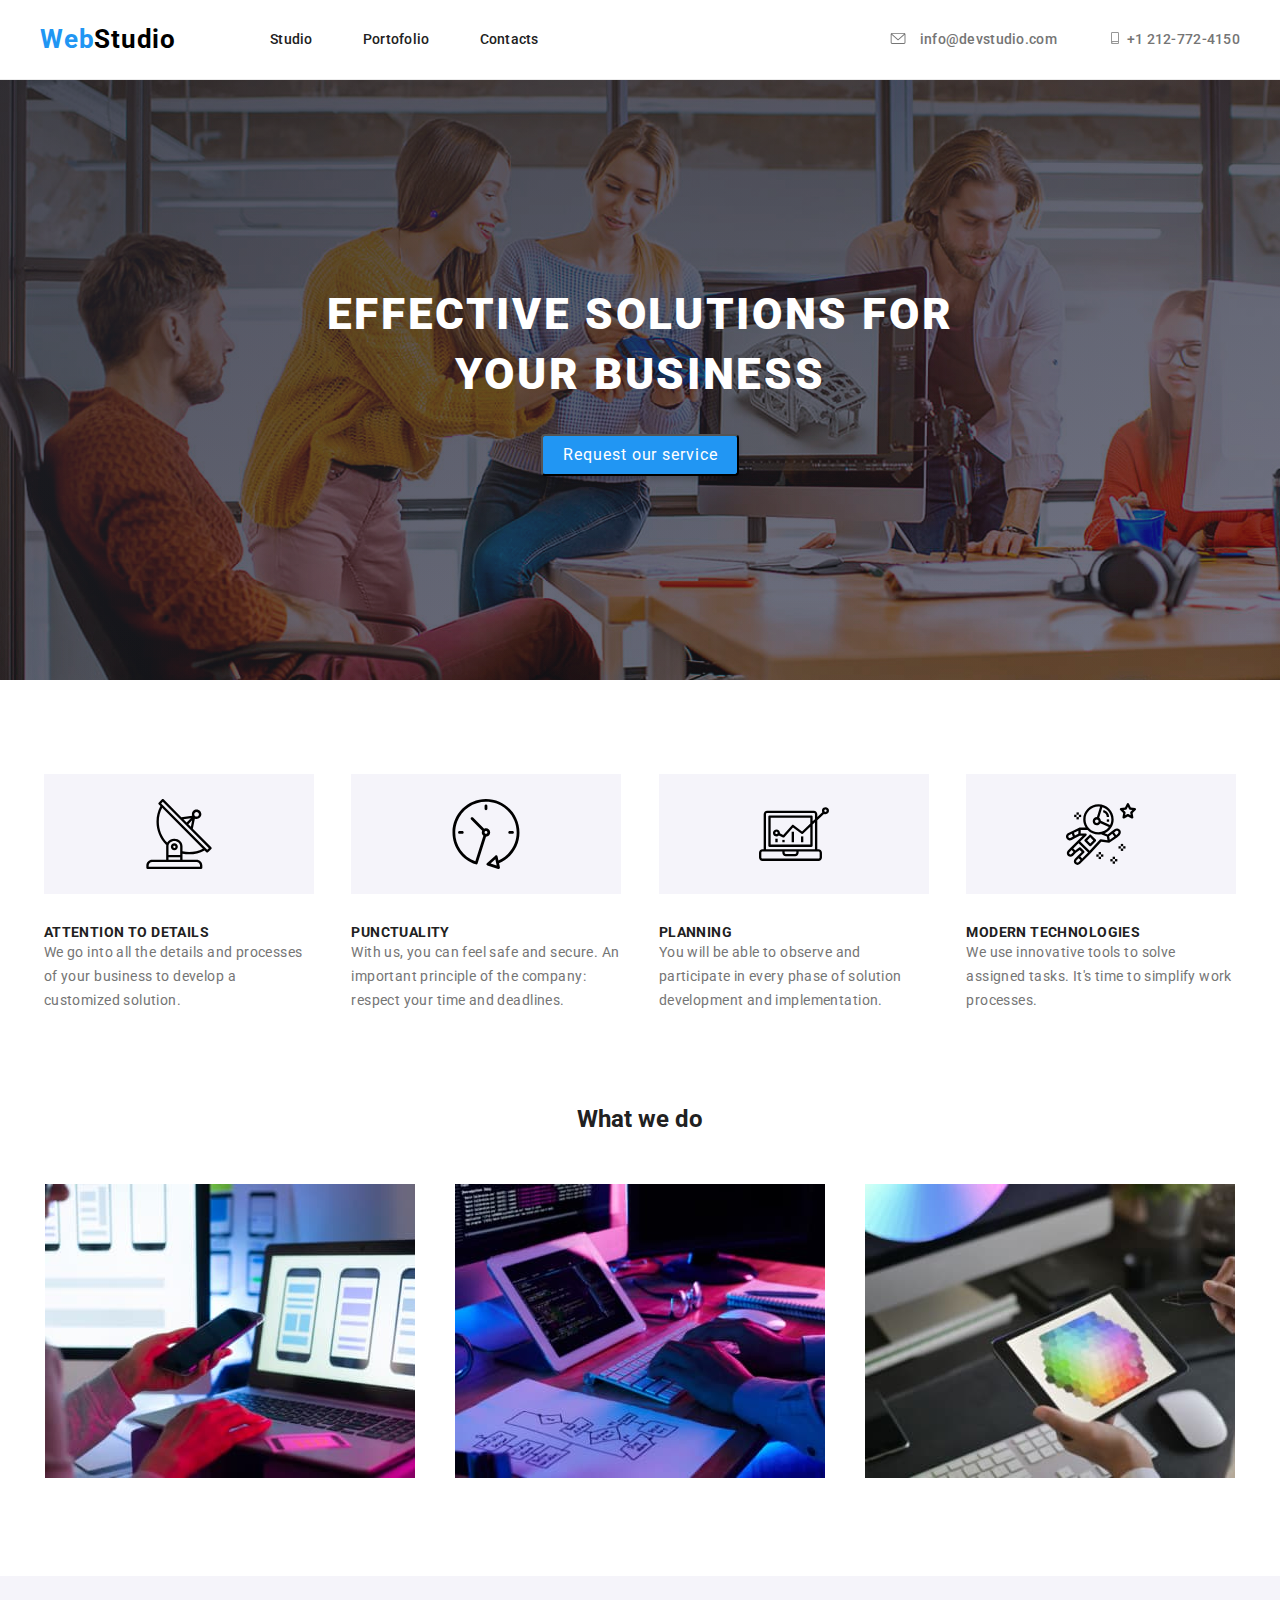
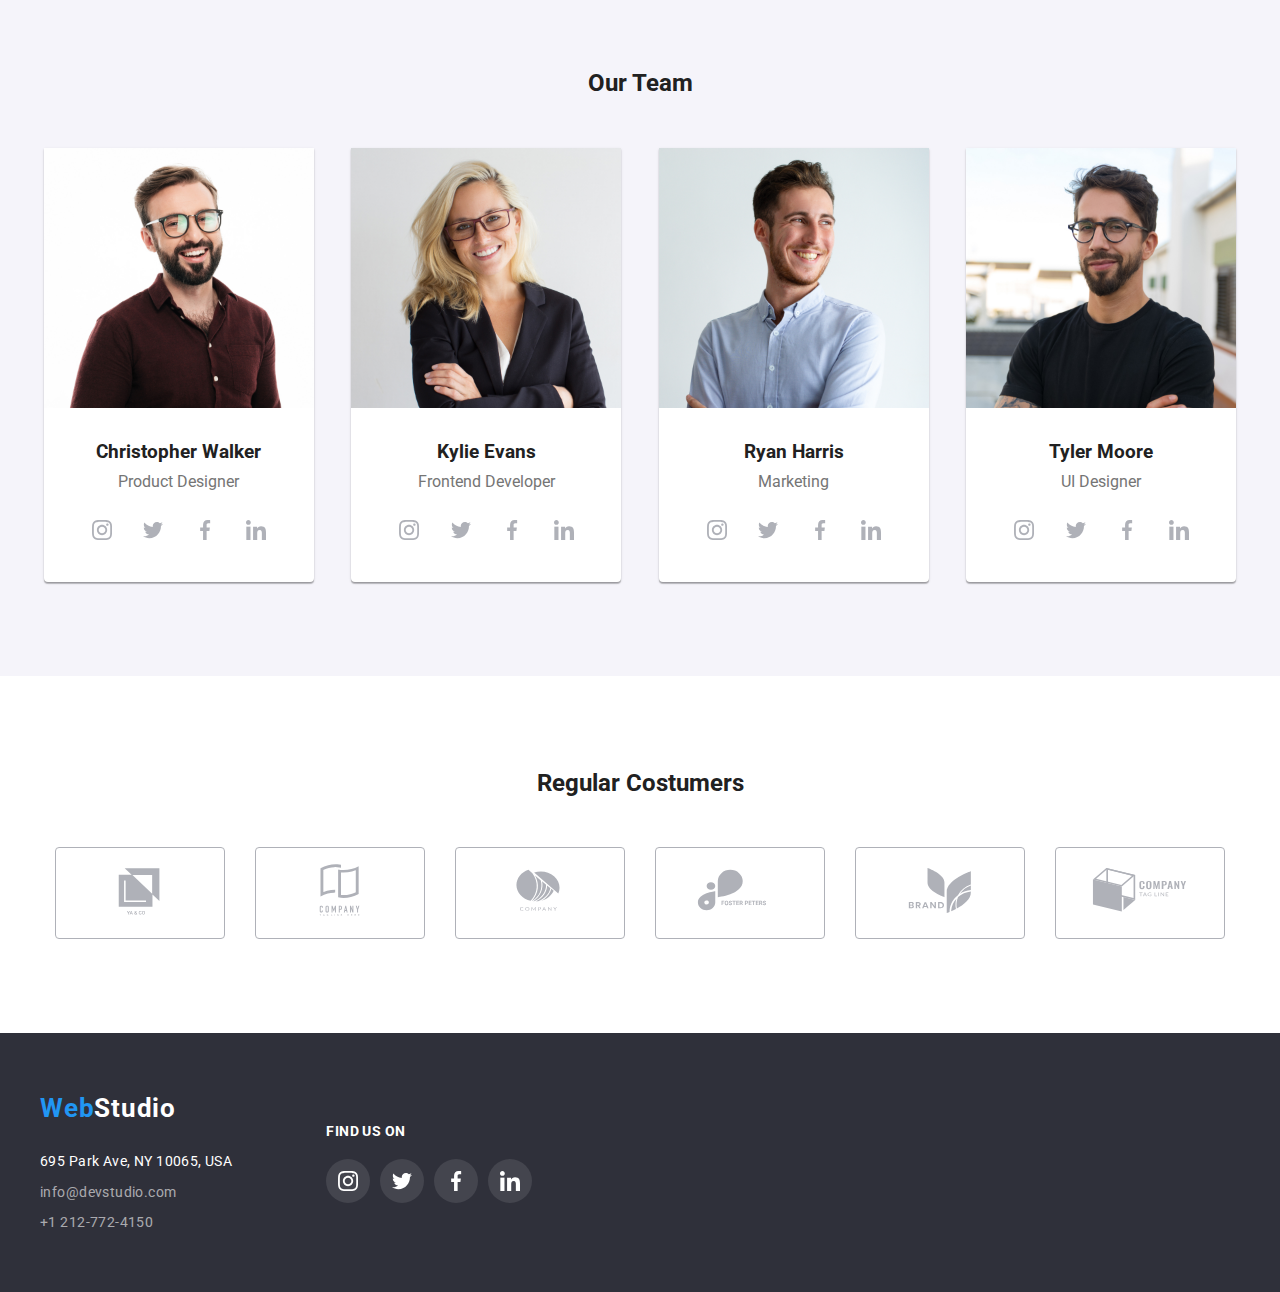
<file: index.html>
<!DOCTYPE html>
<html>

<head>
    <title>Studio</title>
    <link rel="preconnect" href="https://fonts.googleapis.com">
    <link rel="preconnect" href="https://fonts.gstatic.com" crossorigin>
    <link rel="stylesheet"
        href="https://cdnjs.cloudflare.com/ajax/libs/modern-normalize/1.0.0/modern-normalize.min.css" />
    <link
        href="https://fonts.googleapis.com/css2?family=Raleway:wght@700&family=Roboto:wght@400;500;700;900&display=swap"
        rel="stylesheet">
    <link rel="stylesheet" href="css/styles.css">
</head>

<body>

    <header class="header-section">
        <div class="header-container container">
            <a class="logo" href="WebStudio"><span class="first-logo">Web</span>Studio</a>
            <nav class="navigation-block">
                <ul class="navigation-list unstyled-list">
                    <li><a class="link-style" href="index.html">Studio</a></li>
                    <li><a class="link-style" href="portofolio.html">Portofolio</a></li>
                    <li><a class="link-style" href="Contacts">Contacts</a></li>
                </ul>
                <ul class="right-navigation-list unstyled-list">
                    <li class="header-icon-items">
                        <a href="#"><svg width="16" height="12">
                                <use class="header-icon" href="./images/icons.svg.svg#icon-envelope"></use>
                            </svg></a>
                        <a class="link-style" href="mailto:info@devstudio.com">info@devstudio.com</a>
                    </li>
                    <li>
                        <a href="#"><svg width="16" height="12">
                                <use class="header-icon" href="./images/icons.svg.svg#icon-smartphone"></use>
                            </svg></a>
                        <a class="link-style" href="tel:+1212-772-4150">+1 212-772-4150</a>
                    </li>
                </ul>
            </nav>
        </div>
    </header>
    <main>
        <section class="efective-section">
            <div class="efective-container container">
                <h1 class="efective-title">EFFECTIVE SOLUTIONS FOR <br>
                    YOUR BUSINESS</h1>
                <button class="request-button">Request our service</button>
            </div>
        </section>
        <section class="abilities-section section">
            <div class="abilities-container container">
                <ul class="abilities-vector unstyled-list">
                    <li>
                        <svg width="70" height="70">

                            <use href="./images/icons.svg.svg#icon-antenna-1"></use>
                        </svg>
                    </li>
                    <li>
                        <svg width="70" height="70">
                            <use href="./images/icons.svg.svg#icon-clock-1"></use>
                        </svg>
                    </li>
                    <li>
                        <svg width="70" height="70">
                            <use href="./images/icons.svg.svg#icon-diagram-1"></use>
                        </svg>
                    </li>
                    <li>
                        <svg width="70" height="70">
                            <use href="./images/icons.svg.svg#coni-astronaut-1"></use>
                        </svg>
                    </li>
                </ul>

                <ul class="abilities unstyled-list">
                    <li>
                        <h3>ATTENTION TO DETAILS</h3>
                        <p>We go into all the details and processes of your business to develop a customized solution.
                        </p>
                    </li>
                    <li>
                        <h3>PUNCTUALITY</h3>
                        <p>With us, you can feel safe and secure. An important principle of the company: respect your
                            time
                            and deadlines.</p>
                    </li>
                    <li>
                        <h3>PLANNING</h3>
                        <p>You will be able to observe and participate in every phase of solution development and
                            implementation.</p>
                    </li>
                    <li>
                        <h3>MODERN TECHNOLOGIES</h3>
                        <p>We use innovative tools to solve assigned tasks. It's time to simplify work processes.
                        </p>
                    </li>
                </ul>
            </div>
        </section>
        <section class="what-we-do-section">
            <div class="what-we-do-container container">
                <h2 class="what-we-do-title">What we do</h2>
                <ul class="what-we-do-photo unstyled-list">
                    <li>
                        <img width="370px" height="294px" src="images/img 1.jpg" alt="wwdphonepic">
                    </li>
                    <li>
                        <img width="370px" height="294px" src="images/img 2.jpg" alt="wwdtabletpic">
                    </li>
                    <li>
                        <img width="370px" height="294px" src="images/img 3.jpg" alt="wwdpixelpic">
                    </li>
                </ul>
            </div>
        </section>
        <section class="our-team-section section">
            <div class="our-team-container container">
                <h2 class="our-team-title">Our Team </h2>
                <ul class="our-team-photo unstyled-list ">
                    <li class="our-team-photo-list">
                        <img width="270px" height="260px" src="images/Christopher.jpg" alt="Christopher">
                        <h3>Christopher Walker</h3>
                        <p>Product Designer</p>
                        <div class="our-team-vectorial">
                            <ul class="team-vectorials unstyled-list">
                                <li>
                                    <a href="#"> <svg width="20" height="20">
                                            <use href="./images/icons.svg.svg#icon-instagram-2">
                                            </use>
                                        </svg>
                                    </a>
                                </li>
                                <li>
                                    <a href="#"> <svg width="20" height="20">
                                            <use href="./images/icons.svg.svg#icon-twitter-1"></use>
                                        </svg>
                                    </a>
                                </li>
                                <li>
                                    <a href="#"> <svg width="20" height="20">
                                            <use href="./images/icons.svg.svg#icon-facebook-1"></use>
                                        </svg>
                                    </a>
                                </li>
                                <li>
                                    <a href="#"> <svg width="20" height="20">
                                            <use href="./images/icons.svg.svg#icon-linkedin-1"></use>
                                        </svg>
                                    </a>
                                </li>
                            </ul>
                        </div>
                    </li>
                    <li class="our-team-photo-list">
                        <img width="270px" height="260px" src="images/Kylie.jpg" alt="Kylie_ph">
                        <h3>Kylie Evans</h3>
                        <p>Frontend Developer</p>
                        <div class="our-team-vectorial">
                            <ul class="team-vectorials unstyled-list">
                                <li>
                                    <a href="#"> <svg width="20" height="20">
                                            <use href="./images/icons.svg.svg#icon-instagram-2">
                                            </use>
                                        </svg>
                                    </a>
                                </li>
                                <li>
                                    <a href="#"> <svg width="20" height="20">
                                            <use href="./images/icons.svg.svg#icon-twitter-1"></use>
                                        </svg>
                                    </a>
                                </li>
                                <li>
                                    <a href="#"> <svg width="20" height="20">
                                            <use href="./images/icons.svg.svg#icon-facebook-1"></use>
                                        </svg>
                                    </a>
                                </li>
                                <li>
                                    <a href="#"> <svg width="20" height="20">
                                            <use href="./images/icons.svg.svg#icon-linkedin-1"></use>
                                        </svg>
                                    </a>
                                </li>
                            </ul>
                        </div>

                    </li>
                    <li class="our-team-photo-list">
                        <img width="270px" height="260px" src="images/Ryan.jpg" alt="Ryan_ph">
                        <h3>Ryan Harris</h3>
                        <p>Marketing</p>
                        <div class="our-team-vectorial">
                            <ul class="team-vectorials unstyled-list">
                                <li>
                                    <a href="#"> <svg width="20" height="20">
                                            <use href="./images/icons.svg.svg#icon-instagram-2">
                                            </use>
                                        </svg>
                                    </a>
                                </li>
                                <li>
                                    <a href="#"> <svg width="20" height="20">
                                            <use href="./images/icons.svg.svg#icon-twitter-1"></use>
                                        </svg>
                                    </a>
                                </li>
                                <li>
                                    <a href="#"> <svg width="20" height="20">
                                            <use href="./images/icons.svg.svg#icon-facebook-1"></use>
                                        </svg>
                                    </a>
                                </li>
                                <li>
                                    <a href="#"> <svg width="20" height="20">
                                            <use href="./images/icons.svg.svg#icon-linkedin-1"></use>
                                        </svg>
                                    </a>
                                </li>
                            </ul>
                        </div>
                    </li>
                    <li class="our-team-photo-list">
                        <img width="270px" height="260px" src="images/Tyler.jpg" alt="Tyler_ph">
                        <h3>Tyler Moore</h3>
                        <p>UI Designer</p>
                        <div class="our-team-vectorial">
                            <ul class="team-vectorials unstyled-list">
                                <li>
                                    <a href="#"> <svg width="20" height="20">
                                            <use href="./images/icons.svg.svg#icon-instagram-2">
                                            </use>
                                        </svg>
                                    </a>
                                </li>
                                <li>
                                    <a href="#"> <svg width="20" height="20">
                                            <use href="./images/icons.svg.svg#icon-twitter-1"></use>
                                        </svg>
                                    </a>
                                </li>
                                <li>
                                    <a href="#"> <svg width="20" height="20">
                                            <use href="./images/icons.svg.svg#icon-facebook-1"></use>
                                        </svg>
                                    </a>
                                </li>
                                <li>
                                    <a href="#"> <svg width="20" height="20">
                                            <use href="./images/icons.svg.svg#icon-linkedin-1"></use>
                                        </svg>
                                    </a>
                                </li>
                            </ul>
                        </div>
                    </li>
                </ul>
            </div>
        </section>
        <section class="regular-costumer-section section">
            <div class="regular-costumer-container container">
                <h2>Regular Costumers</h2>
                <ul class="costumer-logo unstyled-list">
                    <li><a href="#">
                            <svg width="106" height="60">
                                <use href="./images/icons.svg.svg#icon-Logo"></use>
                            </svg>
                        </a></li>
                    <li><a href="#">
                            <svg width="106" height="60">
                                <use href="./images/icons.svg.svg#icon-Logo-1"></use>
                            </svg>
                        </a></li>
                    <li><a href="#">
                            <svg width="106" height="60">
                                <use href="./images/icons.svg.svg#icon-Logo-2"></use>
                            </svg>
                        </a></li>
                    <li><a href="#">
                            <svg width="106" height="60">
                                <use href="./images/icons.svg.svg#icon-Logo-3"></use>
                            </svg>
                        </a></li>
                    <li><a href="#">
                            <svg width="106" height="60">
                                <use href="./images/icons.svg.svg#icon-Logo-4"></use>
                            </svg>
                        </a></li>
                    <li><a href="#">
                            <svg width="106" height="60">
                                <use href="./images/icons.svg.svg#icon-Logo-5"></use>
                            </svg>
                        </a></li>
                </ul>
            </div>

        </section>
    </main>
    <footer class="footer-section">
        <div class="footer-container container">
            <div class="left-side-address">
                <a class="footer-logo" href="WebStudio">Web<span class="second-footer-studio">Studio</span></a>
                <address>
                    <ul class="addres-list unstyled-list">
                        <li>
                            <a class="link-style" href="695 Park Ave, NY 10065, USA"><span class="adress-style">695 Park
                                    Ave, NY
                                    10065,
                                    USA</span></a>
                        </li>
                        <li>
                            <a class="link-style" href="mailto:info@devstudio.com">info@devstudio.com</a>
                        </li>
                        <li>
                            <a class="link-style" href="tel:+1212-772-4150">+1 212-772-4150</a>
                        </li>
                    </ul>
                </address>
            </div>
            <div class="footer-vectorial">
                <h3 class="find-us-title">FIND US ON</h3>
                <ul class="footer-vectoliar-pic unstyled-list">
                    <li>
                        <a href="#"> <svg width="20" height="20">
                                <use class="insta-color" href="./images/icons.svg.svg#icon-instagram-2">
                                </use>
                            </svg>
                        </a>
                    </li>
                    <li>
                        <a href="#"><svg width="20" height="20">
                                <use class="insta-color" href="./images/icons.svg.svg#icon-twitter-1"></use>
                            </svg>
                        </a>
                    </li>
                    <li>
                        <a href="#"><svg width="20" height="20">
                                <use class="insta-color" href="./images/icons.svg.svg#icon-facebook-1"></use>
                            </svg>
                        </a>
                    </li>
                    <li>
                        <a href="#"><svg width="20" height="20">
                                <use class="insta-color" href="./images/icons.svg.svg#icon-linkedin-1"></use>
                            </svg>
                        </a>
                    </li>
                </ul>
            </div>
        </div>
    </footer>

</body>

</html>
</file>
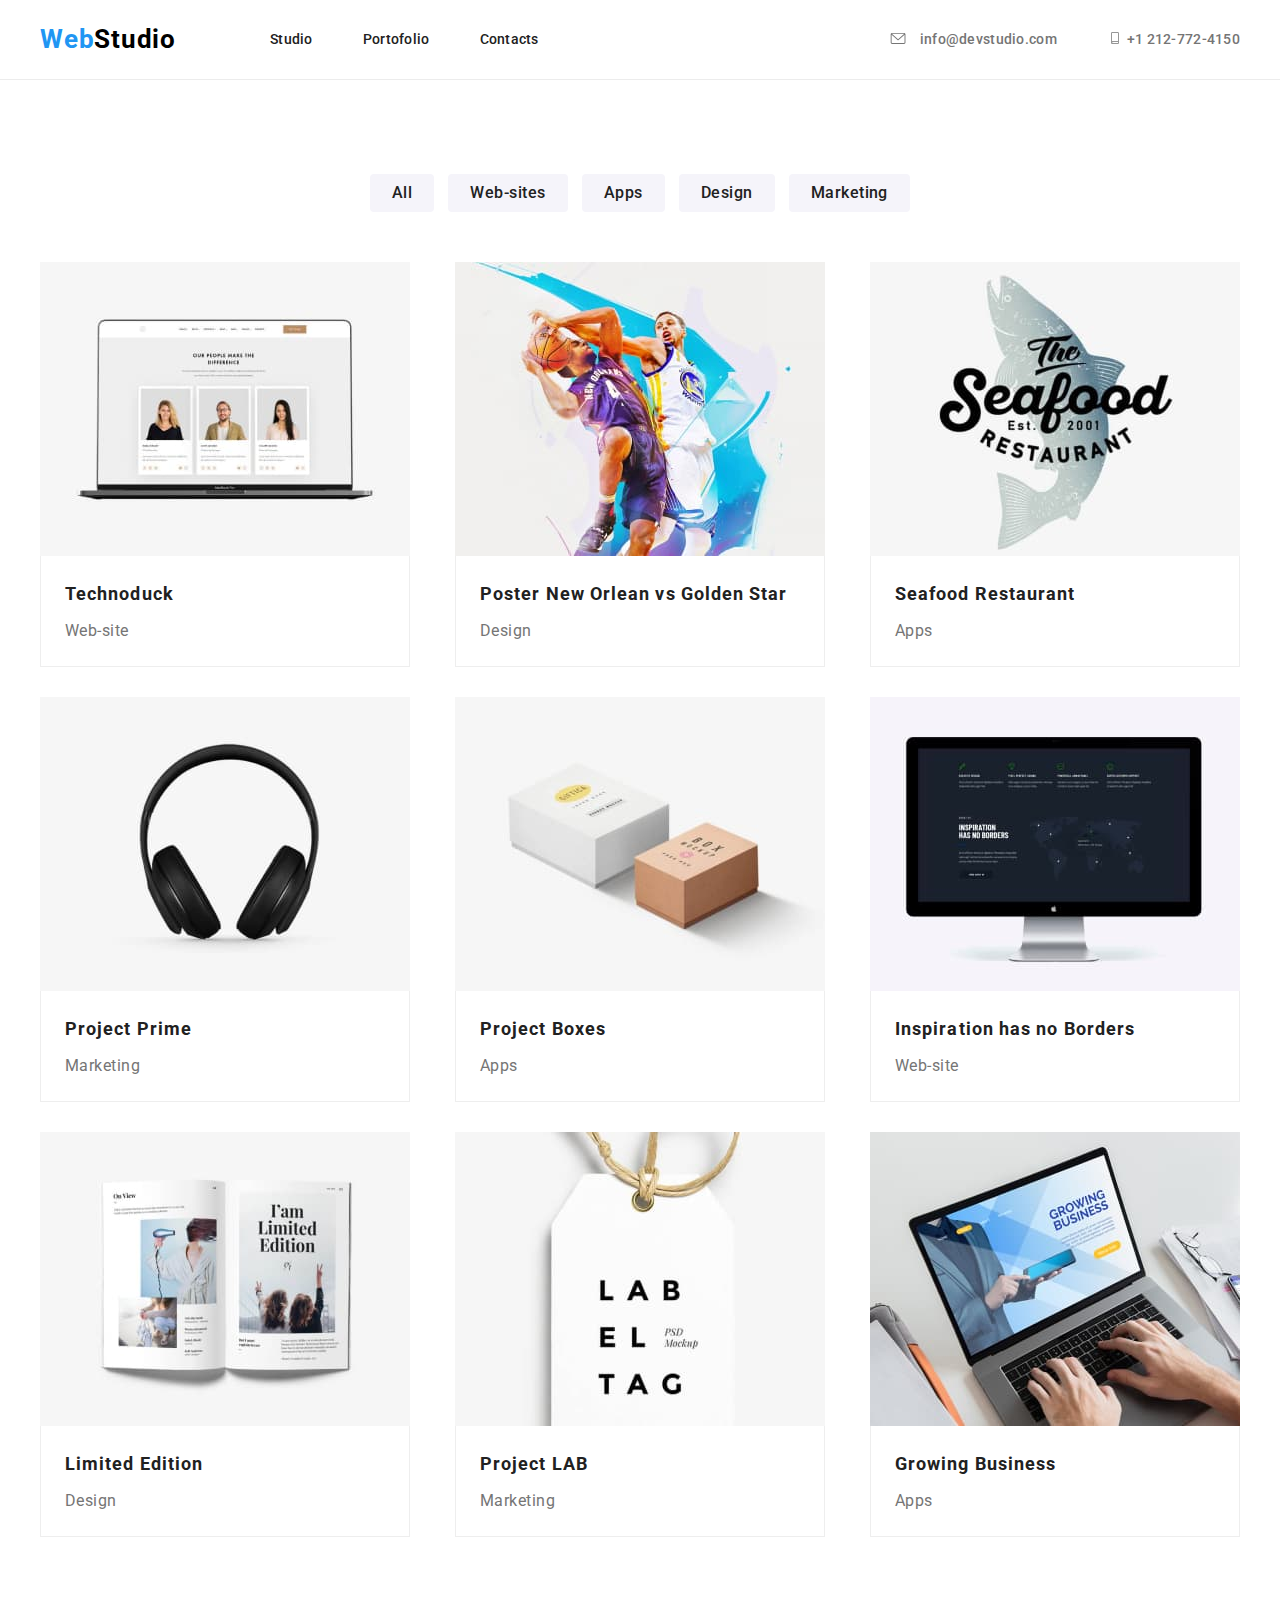
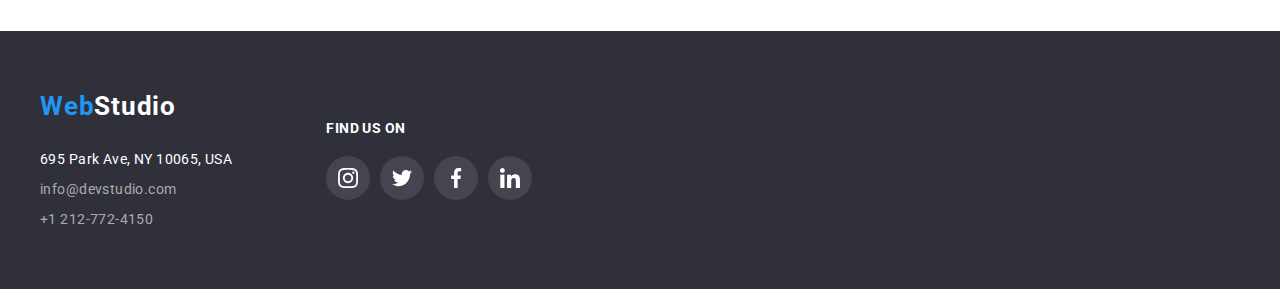
<file: portofolio.html>
<!DOCTYPE html>
<html>

<head>
  <title>Portofolio</title>
  <link rel="preconnect" href="https://fonts.googleapis.com" />
  <link rel="preconnect" href="https://fonts.gstatic.com" crossorigin />
  <link rel="stylesheet"
    href="https://cdnjs.cloudflare.com/ajax/libs/modern-normalize/1.0.0/modern-normalize.min.css" />
  <link href="https://fonts.googleapis.com/css2?family=Raleway:wght@700&family=Roboto:wght@400;500;700;900&display=swap"
    rel="stylesheet" />
  <link rel="stylesheet" href="css/styles.css" />
</head>

<body>
  <header class="header-section">
    <div class="header-container container">
      <a class="logo" href="WebStudio"><span class="first-logo">Web</span>Studio</a>
      <nav class="navigation-block">
        <ul class="navigation-list unstyled-list">
          <li><a class="link-style" href="index.html">Studio</a></li>
          <li><a class="link-style" href="portofolio.html">Portofolio</a></li>
          <li><a class="link-style" href="Contacts">Contacts</a></li>
        </ul>
        <ul class="right-navigation-list unstyled-list">
          <li class="header-icon-items">
            <a href="#"><svg width="16" height="12">
                <use class="header-icon" href="./images/icons.svg.svg#icon-envelope"></use>
              </svg></a>
            <a class="link-style" href="mailto:info@devstudio.com">info@devstudio.com</a>
          </li>
          <li>
            <a href="#"><svg width="16" height="12">
                <use class="header-icon" href="./images/icons.svg.svg#icon-smartphone"></use>
              </svg></a>
            <a class="link-style" href="tel:+1212-772-4150">+1 212-772-4150</a>
          </li>
        </ul>
      </nav>
    </div>
  </header>
  <main class="project-main-section section">
    <div class="project-container container ">
      <ul class="buttons-list unstyled-list">
        <li><button class="active-button" type="button">All</button></li>
        <li><button class="active-button" type="button">Web-sites</button></li>
        <li><button class="active-button" type="button">Apps</button></li>
        <li><button class="active-button" type="button">Design</button></li>
        <li><button class="active-button" type="button">Marketing</button></li>
      </ul>
      <div class="project-list-container">
        <ul class="projects-list unstyled-list">
          <li>
            <img style="width: 370px; height: 294px;" src="images/technoduck.jpg" alt="technoduck">
            <div class="border-line">
              <h3 class="projects-title">Technoduck</h3>
              <p class="projects-text">Web-site</p>
            </div>
          </li>
          <li>
            <img width: 370px; height: 294px; src="images/poster.jpg" alt="Poster">
            <div class="border-line">
              <h3 class="projects-title">Poster New Orlean vs Golden Star</h3>
              <p class="projects-text">Design</p>
            </div>
          </li>
          <li>
            <img width: 370px; height: 294px; src="images/seafood.jpg" alt="Seafood">
            <div class="border-line">
              <h3 class="projects-title">Seafood Restaurant</h3>
              <p class="projects-text">Apps</p>
            </div>
          </li>
          <li>
            <img width: 370px; height: 294px; src="images/headphones.jpg" alt="Project">
            <div class="border-line">
              <h3 class="projects-title">Project Prime</h3>
              <p class="projects-text">Marketing</p>
            </div>
          </li>
          <li>
            <img width: 370px; height: 294px; src="images/boxes.jpg" alt="Bexes">
            <div class="border-line">
              <h3 class="projects-title">Project Boxes</h3>
              <p class="projects-text">Apps</p>
            </div>
          </li>
          <li>
            <img width: 370px; height: 294px; src="images/monitor.jpg" alt="Monitor">
            <div class="border-line">
              <h3 class="projects-title">Inspiration has no Borders</h3>
              <p class="projects-text">Web-site</p>
            </div>
          </li>
          <li>
            <img width: 370px; height: 294px; src="images/magazine.jpg" alt="magazine">
            <div class="border-line">
              <h3 class="projects-title">Limited Edition</h3>
              <p class="projects-text">Design</p>
            </div>
          </li>
          <li>
            <img width: 370px; height: 294px; src="images/labeltag.jpg" alt="Labeltag">
            <div class="border-line">
              <h3 class="projects-title">Project LAB</h3>
              <p class="projects-text">Marketing</p>
            </div>
          </li>
          <li>
            <img width: 370px; height: 294px; src="images/Laptop.jpg" alt="Laptop">
            <div class="border-line">
              <h3 class="projects-title">Growing Business</h3>
              <p class="projects-text">Apps</p>
            </div>
          </li>
        </ul>
      </div>
    </div>
  </main>
  <footer class="footer-section">
    <div class="footer-container container">
      <div class="left-side-address">
        <a class="footer-logo" href="WebStudio">Web<span class="second-footer-studio">Studio</span></a>
        <address>
          <ul class="addres-list unstyled-list">
            <li>
              <a class="link-style" href="695 Park Ave, NY 10065, USA"><span class="adress-style">695 Park
                  Ave, NY
                  10065,
                  USA</span></a>
            </li>
            <li>
              <a class="link-style" href="mailto:info@devstudio.com">info@devstudio.com</a>
            </li>
            <li>
              <a class="link-style" href="tel:+1212-772-4150">+1 212-772-4150</a>
            </li>
          </ul>
        </address>
      </div>
      <div class="footer-vectorial">
        <h3 class="find-us-title">FIND US ON</h3>
        <ul class="footer-vectoliar-pic unstyled-list">
          <li>
            <a href="#"> <svg width="20" height="20">
                <use class="insta-color" href="./images/icons.svg.svg#icon-instagram-2">
                </use>
              </svg>
            </a>
          </li>
          <li>
            <a href="#"><svg width="20" height="20">
                <use class="insta-color" href="./images/icons.svg.svg#icon-twitter-1"></use>
              </svg>
            </a>
          </li>
          <li>
            <a href="#"><svg width="20" height="20">
                <use class="insta-color" href="./images/icons.svg.svg#icon-facebook-1"></use>
              </svg>
            </a>
          </li>
          <li>
            <a href="#"><svg width="20" height="20">
                <use class="insta-color" href="./images/icons.svg.svg#icon-linkedin-1"></use>
              </svg>
            </a>
          </li>
        </ul>
      </div>
    </div>
  </footer>
</body>

</html>
</file>
<file: css/styles.css>
body {
    font-family: Roboto;
    color: #212121;
}

* {
    margin-block-start: 0em;
    margin-block-end: 0em;
    margin-inline-start: 0px;
    margin-inline-end: 0px;
    padding-inline-start: 0px;

}

.logo {
    font-weight: 700;
    font-size: 26px;
    line-height: 1.19;
    letter-spacing: 0.03em;
    color: black;
    text-decoration: none;
}

.first-logo {
    color: #2196F3
}

.footer-logo {
    font-style: normal;
    font-weight: 700;
    font-size: 26px;
    line-height: 31px;
    letter-spacing: 0.03em;
    color: #2196F3;
    text-decoration: none;
    margin-top: 60px;
    margin-bottom: 28px;
}

.second-footer-studio {
    color: white;
}

.unstyled-list {
    list-style: none;
}

.navigation-list .link-style {
    font-weight: 500;
    font-size: 14px;
    line-height: 1.14;
    letter-spacing: 0.02em;
    color: #212121;
    text-decoration: none;
}

.right-navigation-list .link-style {
    font-weight: 500;
    font-size: 14px;
    line-height: 1.14;
    letter-spacing: 0.02em;
    color: #757575;
    text-decoration: none;
}

.link-style:hover {
    color: #2196F3;
}

.link-style {
    font-weight: 400;
    font-size: 14px;
    line-height: 1.14;
    letter-spacing: 0.03em;
    color: rgba(255, 255, 255, 0.6);
    text-decoration: none;
    font-style: normal;
}

.active-button {
    background: #F5F4FA;
    border-radius: 4px;
    font-weight: 500;
    font-size: 16px;
    line-height: 1.62;
    text-align: center;
    letter-spacing: 0.03em;
    color: #212121;
    border: none;
    cursor: pointer;
}

.active-button:hover {
    color: #F5F4FA;
    background: #2196F3;
    box-shadow: 0px 3px 1px rgba(0, 0, 0, 0.1), 0px 1px 2px rgba(0, 0, 0, 0.08), 0px 2px 2px rgba(0, 0, 0, 0.12);
    border-radius: 4px;
}

.projects-title {
    font-weight: 700;
    font-size: 18px;
    line-height: 2;
    letter-spacing: 0.06em;
    color: #212121;
}

.projects-text {
    font-weight: 400;
    font-size: 16px;
    line-height: 1.87;
    letter-spacing: 0.03em;
    color: #757575;
}

footer {
    background: #2F303A;
}

.adress-style {
    color: #FFFFFF;
}

.adress-style:hover {
    color: #2196F3;
}

.projects-list {
    display: flex;
    flex-direction: row;
    flex-wrap: wrap;
}

/* Tema, Portofolio Styles*/
.section {
    padding-top: 94px;
    padding-bottom: 94px;
}

.container {
    width: 1200px;
}


.header-container {
    display: flex;
    align-items: center;
}

.header-section {
    display: flex;
    width: 100%;
    justify-content: center;
    height: 80px;
    border-bottom: 1px solid #ECECEC;
}

.navigation-block {
    display: flex;
    flex-grow: 1;
}

.navigation-list {
    display: flex;
    gap: 50px;
    padding-left: 94px;
    flex-grow: 1;
    align-items: center;
}

.right-navigation-list {
    display: flex;
    gap: 40px;
    align-items: center;
}

.header-icon-items a {
    margin-right: 10px;
}

.header-icon {
    fill: #757575;

}

.header-icon:hover {
    fill: #2196F3;
}

.active-button {
    padding: 6px 22px;
}

.buttons-list {
    display: flex;
    gap: 8px;
    align-items: center;
    justify-content: space-around;
    margin: 0px 327px;
    padding-bottom: 50px;
}

.project-main-section {
    display: flex;
    justify-content: center;
}

.project-list-container {
    display: flex;
}

.projects-list {
    gap: 30px;
    justify-content: space-between;
}


.projects-list li h3 {
    margin: 20px 24px 0px 24px;
}

.projects-list li p {
    margin: 4px 24px 20px 24px;
}

.projects-list li {
    display: flex;
    flex-direction: column;
}

.border-line {
    box-sizing: border-box;
    background: #FFFFFF;
    border: 1px solid #EEEEEE;
    border-top: 0;
    padding-top: 0;

}

/* Footer Section*/
.footer-section {
    display: flex;
    justify-content: center;
}

.footer-container {
    display: flex;
    justify-content: left;
    align-items: center;
}

.addres-list {
    display: flex;
    gap: 12px;
    display: flex;
    flex-direction: column;
    margin-bottom: 60px;
}

.find-us-title {
    font-size: 14px;
    line-height: 16px;
    letter-spacing: 0.03em;
    text-transform: uppercase;
    color: #FFFFFF;
    padding-bottom: 20px;
}

.footer-vectoliar-pic {
    display: flex;
    gap: 10px;
}

.footer-vectorial {
    padding-left: 94px;
}

.left-side-address {
    display: flex;
    flex-direction: column;
}

/* Studio Style*/
.efective-section {
    height: 600px;
    display: flex;
    justify-content: center;
}

.efective-section {
    image-resolution: inherit;
    background-size: cover;
    background-image: linear-gradient(to bottom, rgba(47, 48, 58, 0.4), rgba(47, 48, 58, 0.1)),
        linear-gradient(to right, rgba(47, 48, 58, 0.4), rgba(47, 48, 58, 0.1)),
        url(..//images/underapic.jpeg);
    background-repeat: no-repeat;
    display: flex;
    justify-content: center;
}

.efective-container {
    display: flex;
    flex-direction: column;
    justify-content: center;
    align-items: center;
}

.efective-title {
    font-weight: 900;
    font-size: 44px;
    line-height: 60px;
    text-align: center;
    letter-spacing: 0.06em;
    text-transform: uppercase;
    color: #FFFFFF;
}

.request-button {
    background: #2196F3;
    box-shadow: 0px 4px 4px rgba(0, 0, 0, 0.15);
    border-radius: 4px;
    display: flex;
    align-items: center;
    text-align: center;
    letter-spacing: 0.06em;
    color: #FFFFFF;
    padding: 10px 19px 10px 20px;
    margin-top: 30px;
}

.abilities-section {
    display: flex;
    justify-content: center;
}

.abilities-container {
    display: flex;
    flex-direction: column;
}

.abilities {
    display: flex;
    gap: 30px;
    justify-content: space-around;
}

.abilities li {
    width: 270px;
}

.abilities li h3 {
    font-weight: 700;
    font-size: 14px;
    line-height: 16px;
    letter-spacing: 0.03em;
    text-transform: uppercase;

    color: #212121;
}

.abilities li p {
    font-weight: 400;
    font-size: 14px;
    line-height: 24px;


    letter-spacing: 0.03em;
    color: #757575;
}

.what-we-do-section {
    display: flex;
    justify-content: center;
    margin-bottom: 94px;
}

.what-we-do-container {
    display: flex;
    flex-direction: column;
}

.what-we-do-photo {
    display: flex;
    gap: 30px;
    justify-content: space-around;
}

.what-we-do-title {
    display: flex;
    justify-content: center;
    margin-bottom: 50px;
}

.our-team-section {
    display: flex;
    background: #F5F4FA;
    justify-content: center;
}

.our-team-container {
    display: flex;
    flex-direction: column;
}

.our-team-title {
    display: flex;
    justify-content: center;
    margin-bottom: 50px;
}

.our-team-photo {
    display: flex;
    gap: 30px;
    justify-content: space-around;
}

.our-team-photo li h3 {
    display: flex;
    justify-content: center;
    margin-top: 30px;
    margin-bottom: 10px;
}

.our-team-photo li p {
    display: flex;
    justify-content: center;
    color: #757575;
}

/* Tema 4*/
.abilities-vector li {
    display: flex;
    justify-content: center;
    align-items: center;
    width: 270px;
    height: 120px;
    background: #F5F4FA;
}

.abilities-vector {
    display: flex;
    justify-content: space-around;
    padding-bottom: 30px;
    gap: 30px;
}

.our-team-vectorial {
    display: flex;
    justify-content: center;
    padding-bottom: 30px;

}

.team-vectorials {
    display: flex;
    align-items: center;
    width: 206px;
    justify-content: space-around;
    margin-top: 16px;
}

.team-vectorials li a {
    display: flex;
    justify-content: center;
    align-items: center;
    border-radius: 50%;
    width: 44px;
    height: 44px;
    fill: #AFB1B8;


}

.team-vectorials li a:hover {
    fill: white;
    background: #2196F3;
    border-radius: 50%;
    display: flex;
    justify-content: center;
    align-items: center;
}

.insta-color {
    fill: white;
}

.regular-costumer-section {
    display: flex;
    justify-content: center;
}

.regular-costumer-container {
    display: flex;
    flex-direction: column;
    align-items: center;
}

.costumer-logo {
    display: flex;
    justify-content: center;
    align-items: center;
    gap: 30px;

}

.costumer-logo li {
    width: 170px;
    height: 92px;
    border: 1px solid #AFB1B8;
    border-radius: 4px;
    display: flex;
    justify-content: center;
    align-items: center;
}

.footer-vectorial {
    display: flex;
    flex-direction: column;
    height: 80px;
}

.costumer-logo li a svg:hover {
    fill: #2196F3;
}

.costumer-logo li:hover {
    border-color: #2196F3;
}

.regular-costumer-container h2 {
    padding-bottom: 50px;
}

.costumer-logo li a {
    fill: #AFB1B8;
}

.our-team-photo-list {
    width: 270px;
    left: 515px;
    top: 1785px;
    background: #FFFFFF;
    box-shadow: 0px 1px 3px rgba(0, 0, 0, 0.12), 0px 1px 1px rgba(0, 0, 0, 0.14), 0px 2px 1px rgba(0, 0, 0, 0.2);
    border-radius: 0px 0px 4px 4px;
}

.projects-list li:hover {
    cursor: pointer;
    background: #FFFFFF;
    border: 1px solid #EEEEEE;
    box-shadow: 0px 1px 1px rgba(0, 0, 0, 0.12), 0px 4px 4px rgba(0, 0, 0, 0.06), 1px 4px 6px rgba(0, 0, 0, 0.16);
}

.footer-vectoliar-pic li a {
    width: 44px;
    height: 44px;
    border-radius: 50%;
    background: rgba(255, 255, 255, 0.1);
    display: flex;
    justify-content: center;
    align-items: center;
}

.footer-vectoliar-pic li a:hover {
    width: 44px;
    height: 44px;
    background: #2196F3;
    border-radius: 50%;
    display: flex;
    justify-content: center;
    align-items: center;
}
</file>
